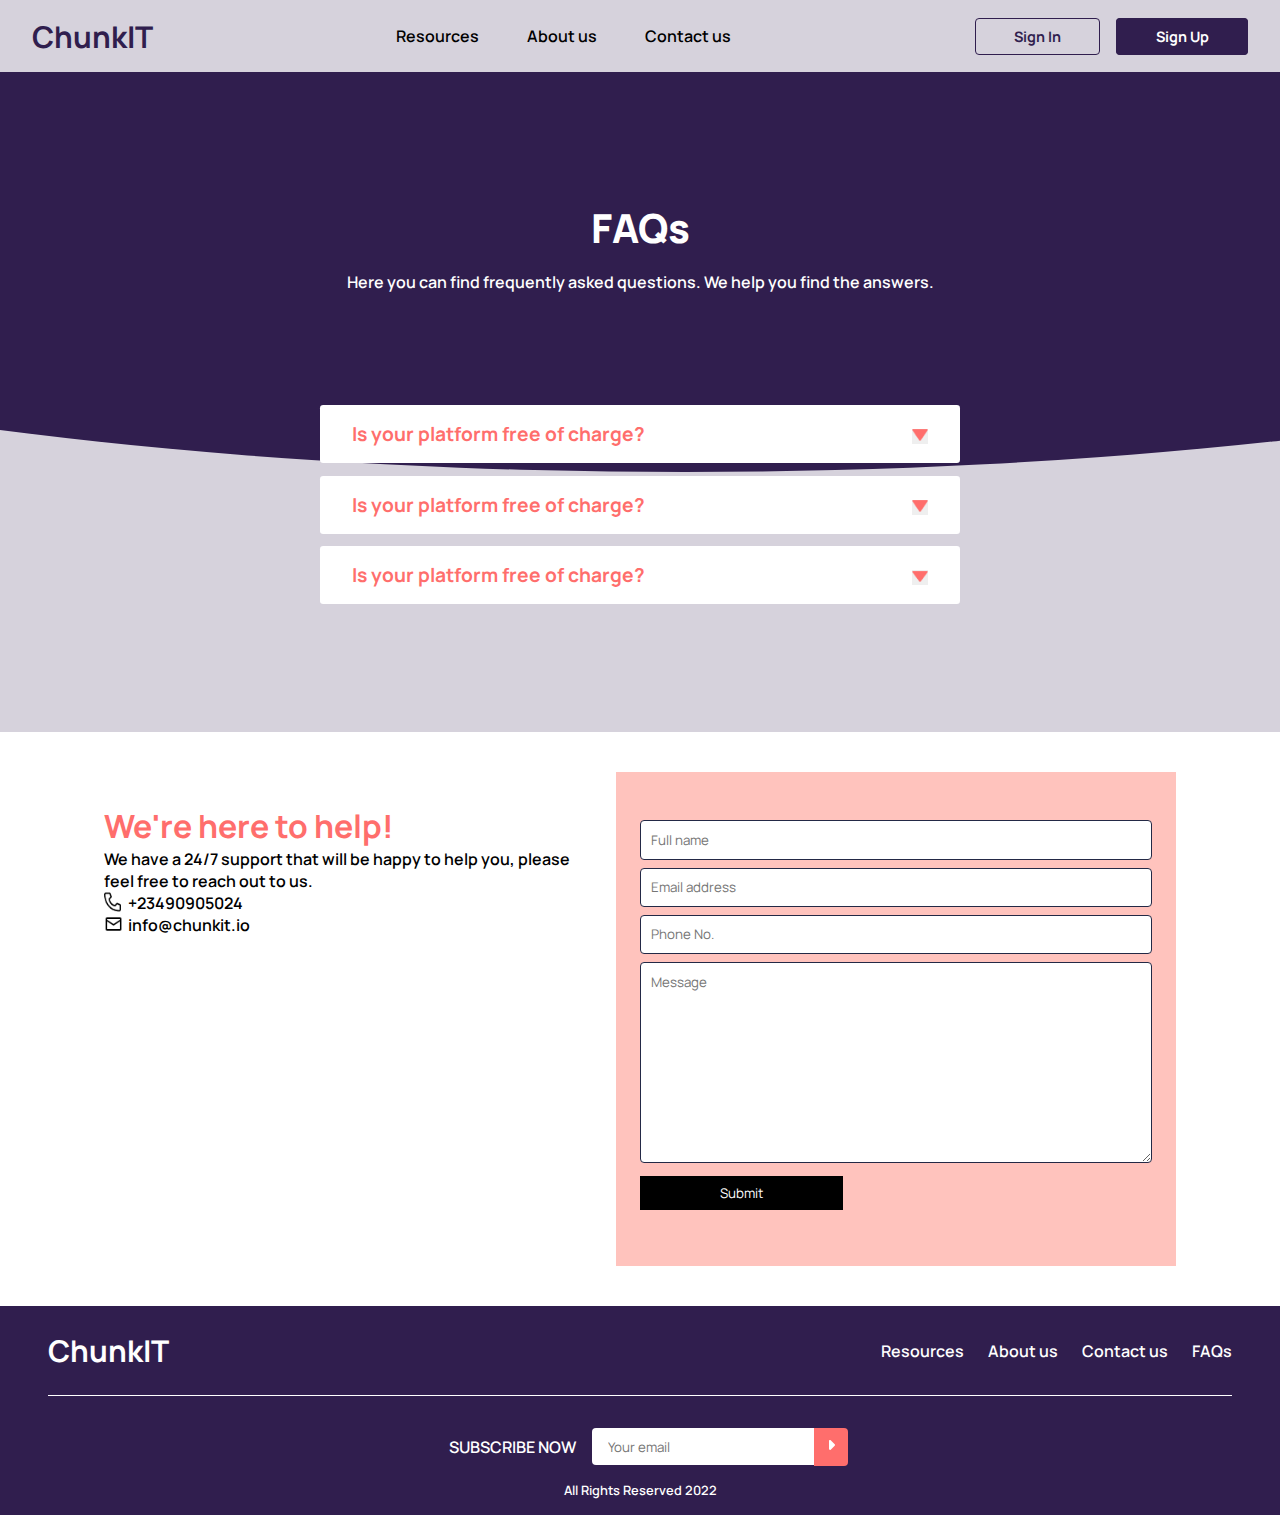
<file: faq.html>
<!DOCTYPE html>
<html lang="en">
  <head>
    <meta charset="UTF-8" />
    <meta http-equiv="X-UA-Compatible" content="IE=edge" />
    <meta name="viewport" content="width=device-width, initial-scale=1.0" />
    <title>FAQ</title>
    <link rel="stylesheet" href="index.css" />
    <link rel="stylesheet" href="faq.css" />
  </head>
  <body>
    <header>
      <nav class="primary-navigation">
        <h4 class="logo big-heading">ChunkIT</h4>
        <div class="navigation">
          <ul class="nav-link">
            <li><a>Resources</a></li>
            <li><a>About us</a></li>
            <li><a href="faq.html">Contact us</a></li>
          </ul>
        </div>
        <div class="header-action navigation">
          <a class="btn-link primary" href="#">Sign In</a>
          <a class="btn-link secondary" href="sign-up.html">Sign Up</a>
        </div>
        <div class="mobile-nav">
          <ul class="">
            <li><a href="#">Resources</a></li>
            <li><a href="#">About us</a></li>
            <li><a href="faq.html">Contact us</a></li>
          </ul>
          <a class="btn-link primary" href="#">Sign In</a>
          <a class="btn-link secondary" href="sign-up.html">Sign Up</a>
        </div>
        <button class="hamburger">
          <div class="bar"></div>
        </button>
      </nav>
    </header>
    <main>
      <section class="top-section">
        <h1>FAQs</h1>
        <p>
          Here you can find frequently asked questions. We help you find the
          answers.
        </p>
      </section>
      <section class="question-container">
        <div class="inner">
          <div class="question">
            <h3>Is your platform free of charge?</h3>
            <button class="btn-dropdown">
              <img src="assets/icons/drop-down.png" alt="" />
            </button>
          </div>
          <div class="answer">
            <p>
              Yes our platform is absolutely free, no monthly subscriptions, no
              hidden charges.
            </p>
          </div>
        </div>
        <div class="inner">
          <div class="question">
            <h3>Is your platform free of charge?</h3>
            <button class="btn-dropdown">
              <img src="assets/icons/drop-down.png" alt="" />
            </button>
          </div>
          <div class="answer">
            <p>
              Yes our platform is absolutely free, no monthly subscriptions, no
              hidden charges.
            </p>
          </div>
        </div>
        <div class="inner">
          <div class="question">
            <h3>Is your platform free of charge?</h3>
            <button class="btn-dropdown">
              <img src="assets/icons/drop-down.png" alt="" />
            </button>
          </div>
          <div class="answer">
            <p>
              Yes our platform is absolutely free, no monthly subscriptions, no
              hidden charges.
            </p>
          </div>
        </div>
      </section>
      <section class="contact-section">
        <div>
          <h2>We're here to help!</h2>
          <p>
            We have a 24/7 support that will be happy to help you, please feel
            free to reach out to us.
          </p>
          <div class="inline">
            <img src="assets/icons/icon-phone.png" alt="" />
            <p>+23490905024</p>
          </div>
          <div class="inline">
            <img src="assets/icons/icon-mail.png" alt="" />
            <p>info@chunkit.io</p>
          </div>
        </div>
        <div class="form-container">
          <form action="">
            <div>
              <input type="text" name="" id="name" placeholder="Full name" />
            </div>
            <div>
              <input
                type="email"
                name="email"
                id="email"
                placeholder="Email address"
              />
            </div>
            <div>
              <input
                type="tel"
                name="phone"
                id="phone"
                placeholder="Phone No."
              />
            </div>
            <div>
              <textarea
                name="message"
                id="message"
                cols="30"
                rows="10"
                placeholder="Message"
              ></textarea>
            </div>
            <div>
              <button type="submit">Submit</button>
            </div>
            <div class="social-icon"></div>
          </form>
        </div>
      </section>
    </main>
    <footer>
      <section class="footer-first">
        <div>
          <h4 class="logo">ChunkIT</h4>
        </div>
        <div>
          <ul class="nav-link">
            <li><a href="#">Resources</a></li>
            <li><a href="#">About us</a></li>
            <li><a href="faq.html">Contact us</a></li>
            <li><a href="#">FAQs</a></li>
          </ul>
        </div>
        <!-- <div class="social-icons"></div> -->
      </section>
      <section class="footer-second">
        <div>
          <p>SUBSCRIBE NOW</p>
          <div class="subscribe-field">
            <form action="">
              <input type="email" placeholder="Your email" />
              <button type="submit">
                <svg xmlns="http://www.w3.org/2000/svg" viewBox="0 0 256 512">
                  <path
                    d="M118.6 105.4l128 127.1C252.9 239.6 256 247.8 256 255.1s-3.125 16.38-9.375 22.63l-128 127.1c-9.156 9.156-22.91 11.9-34.88 6.943S64 396.9 64 383.1V128c0-12.94 7.781-24.62 19.75-29.58S109.5 96.23 118.6 105.4z"
                  />
                </svg>
              </button>
            </form>
          </div>
        </div>
        <p>All Rights Reserved 2022</p>
      </section>
    </footer>
    <script src="nav.js"></script>
    <script src="faq-dropdown.js"></script>
  </body>
</html>
</file>
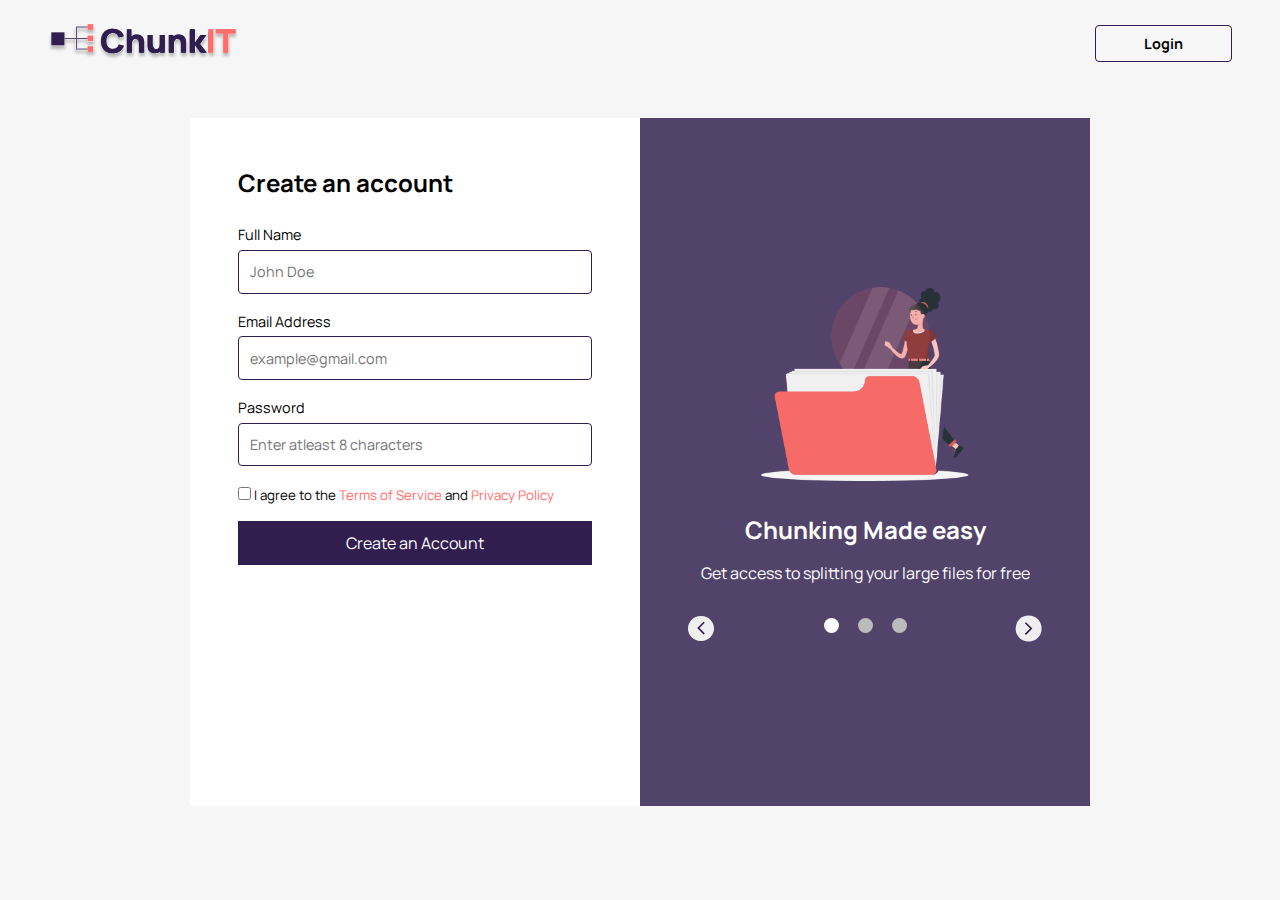
<file: sign-up.html>
<!DOCTYPE html>
<html lang="en">
  <head>
    <meta charset="UTF-8" />
    <meta http-equiv="X-UA-Compatible" content="IE=edge" />
    <meta name="viewport" content="width=device-width, initial-scale=1.0" />
    <title>Document</title>
    <link rel="stylesheet" href="sign-up.css" />
    <link
      href="https://fonts.googleapis.com/css2?family=Manrope:wght@400;600;700&display=swap"
      rel="stylesheet"
    />
  </head>
  <body>
    <header>
      <div><img class="logo" src="assets/icons/logo.svg" alt="" /></div>
      <div class="header-action">
        <a class="btn-login" href="#">Login</a>
      </div>
    </header>
    <main>
      <section class="main-container">
        <div class="form-container">
          <h2>Create an account</h2>
          <form action="">
            <div class="form-control">
              <label for="">Full Name</label>
              <input type="text" required placeholder="John Doe" />
            </div>
            <div class="form-control">
              <label for="">Email Address</label>
              <input type="email" required placeholder="example@gmail.com" />
            </div>
            <div class="form-control">
              <label for="">Password</label>
              <input
                type="password"
                required
                placeholder="Enter atleast 8 characters"
              />
            </div>
            <div class="form-control">
              <input type="checkbox" name="agree" id="agree" />
              <small
                >I agree to the <a>Terms of Service</a> and
                <a>Privacy Policy</a></small
              >
            </div>
            <button>Create an Account</button>
          </form>
        </div>
        <div class="illustration-container">
          <img src="assets/images/file-girl.png" alt="" />
          <h2>Chunking Made easy</h2>
          <p>Get access to splitting your large files for free</p>
          <div class="slide-nav">
            <button class="sliders-btn-left">
              <img
                class="arrow"
                src="assets/icons/arrow_forward_ios.svg"
                alt=""
              />
            </button>
            <div class="dots">
              <span class="dot active"></span>
              <span class="dot"></span>
              <span class="dot"></span>
            </div>
            <button class="sliders-btn-right">
              <img
                class="arrow"
                src="assets/icons/arrow_forward_ios.svg"
                alt=""
              />
            </button>
          </div>
        </div>
      </section>
    </main>
  </body>
</html>
</file>
<file: index.css>
@import url("https://fonts.googleapis.com/css2?family=Manrope:wght@300;400;500;600;700;800&display=swap");

:root {
  --color-bg: #d6d2dc;
  --color-main: #301e4e;
  --color-btn: #ff6e6c;
  --fz-heading: 40px;
}

* {
  padding: 0;
  margin: 0;
  box-sizing: border-box;
}

body {
  min-height: 100vh;
  font-family: "Manrope", sans-serif;
}

header {
  width: 100%;
  background-color: var(--color-bg);
  padding-inline: 2rem;
  position: relative;
}

.big-heading {
  font-size: clamp(25px, 5vw, 40px);
}

.logo {
  font-weight: 700;
  color: var(--color-main);
  z-index: 2;
}

.primary-navigation {
  min-height: 4.5rem;

  display: flex;
  align-items: center;
  justify-content: space-between;
}

.primary-navigation div {
  text-align: center;
}

ul {
  list-style: none;
  font-weight: 600;
}

.primary-navigation ul {
  display: flex;
  /* gap: clamp(1rem, 1vw, 3rem); */
  gap: clamp(1rem, 4vw, 3rem);
  /* gap: 3rem; */
}

.primary-navigation a {
  text-decoration: none;
  color: inherit;
}

.header-action .btn-link {
  padding: 0.5rem 3rem;
  padding-inline: clamp(0.5rem, 3vw, 3rem);
  border-radius: 0.25rem;
  font-size: 0.9rem;
  font-weight: 700;
  border: 1px solid var(--color-main);
}

.header-action .primary {
  color: var(--color-main);
  margin-inline-end: clamp(0.5rem, 1vw, 1.5rem);
}

.header-action .secondary {
  color: #fff;
  background-color: var(--color-main);
}

@media (max-width: 740px) {
  .primary-navigation {
    min-height: 3rem;
  }

  .primary-navigation .navigation {
    display: none;
  }
}

@media (min-width: 740px) {
  .primary-navigation .mobile-nav,
  .primary-navigation .hamburger {
    display: none;
  }
}

.hamburger {
  position: relative;
  display: block;
  width: 25px;
  cursor: pointer;
  z-index: 9999;

  appearance: none;
  background: none;
  outline: none;
  border: none;
}

.hamburger .bar,
.hamburger::after,
.hamburger::before {
  content: "";
  display: block;
  width: 100%;
  height: 3px;
  border-radius: 2px;
  background-color: #fff;
  margin: 4px 0;
  transition: 0.4s;
}

.hamburger.is-active::before {
  transform: rotate(-45deg) translate(-3px, 6px);
}

.hamburger.is-active::after {
  transform: rotate(45deg) translate(-4px, -7px);
}

.hamburger.is-active .bar {
  opacity: 0;
}

.mobile-nav {
  display: block;
  position: fixed;
  top: 0;
  left: 100%;
  width: 100%;
  height: 100vh;
  background-color: var(--color-main);
  padding-top: 120px;
  transition: 0.4s;
  z-index: 1000;
}

.mobile-nav.is-active {
  left: 0%;
}

.mobile-nav ul {
  display: block;
}

.mobile-nav a {
  display: block;
  width: 100%;
  max-width: 12rem;
  margin: 0 auto 16px;
  /* margin-left: 6rem; */
  /* margin-bottom: 1.5rem; */
  text-align: center;
  background-color: #6a5c81;
  padding: 1rem 2.5rem;
  color: #fff;
  text-decoration: none;
}

.mobile-nav a:hover {
  background-color: #b7aec7;
}

footer {
  background-color: var(--color-main);
  color: #fff;
  min-height: 10rem;
  padding-inline: 3rem;
  padding-bottom: 1rem;
}

footer .logo {
  color: #fff;
}

footer a {
  text-decoration: none;
  color: inherit;
}

.footer-first {
  display: flex;
  justify-content: space-between;
  align-items: center;
  padding: 1.5rem 0;
  border-bottom: 1px solid #fff;
}

footer ul {
  display: flex;
  align-items: center;
  gap: 1.5rem;
}
.footer-second {
  margin-top: 1rem;
  text-align: center;
}

.footer-second > div {
  display: flex;
  /* gap: 2rem; */
  justify-content: center;
  align-items: center;
  flex-wrap: wrap;
}

.footer-second > p {
  /* margin-block: 1rem; */
  font-size: 0.8rem;
}

.subscribe-field {
  position: relative;
  margin-block: 1rem;
  margin-left: 1rem;
}

.subscribe-field input {
  padding: 0.6rem 1rem;
  outline: none;
  font-family: inherit;
  border-radius: 4px;
  border: none;
  width: 15rem;
}

.subscribe-field button {
  padding: 0.6rem 0.8rem;
  border-width: 0;
  border-radius: 0 4px 4px 0;
  background-color: var(--pink);
  position: absolute;
  right: -1rem;
  top: -0.5px;
}

.subscribe-field svg {
  height: 1rem;
  fill: #fff;
}

@media (max-width: 768px) {
  .contact-section {
    flex-direction: column;
    align-items: center;
    padding: 1rem;
  }
}

@media (max-width: 500px) {
  .footer-first {
    flex-direction: column;
    gap: 1rem;
  }
  .footer-first .nav-link {
    flex-direction: column;
    gap: 1rem;
    font-size: clamp(0.8rem, 3vw, 1rem);
  }
}
</file>
<file: faq.css>
:root {
  --color-bg: #d6d2dc;
  --color-main: #301e4e;
  --pink: #ff6e6c;
  --fz-heading: 40px;
}

body {
  background-color: var(--color-bg);
  font-weight: 600;
}

.logo {
  font-size: clamp(20px, 5vw, 30px);
}

.top-section {
  position: relative;
  display: flex;
  flex-direction: column;
  align-items: center;
  min-height: 25rem;
  background-color: var(--color-main);
  padding-inline: 2rem;
  color: #fff;
  clip-path: ellipse(120% 100% at 53.5% 0%);
}

/* .big-heading {
  font-size: clamp(16px, 4vw, 40px);
} */

.top-section h1 {
  margin-block: 8rem 1rem;
  font-weight: 800;
  font-size: clamp(32px, 6vw, var(--fz-heading));
}

.top-section p {
  text-align: center;
}

.question-container {
  margin-top: -5rem;
  position: relative;
  margin-bottom: 8rem;
}

.question-container h3 {
  font-size: clamp(1rem, 2vw, 1.2rem);
  /* font-size: 1rem; */
}

p {
  font-size: clamp(0.75rem, 2vw, 1rem);
}

.inner {
  width: 90%;
  max-width: 40rem;
  background-color: #fff;
  padding: 1rem;
  margin: 0.8rem auto;
  border-radius: 0.2rem;
}

.inner div {
  padding-inline: 1rem;
}

.question {
  color: var(--pink);
  position: relative;
}

.slide .question {
  padding-bottom: 0.5rem;
  border-bottom: 1px solid #737373;
}

.answer {
  clear: both;
  width: 100%;
  height: 0px;
  overflow: hidden;
}

.slide .answer {
  margin-top: 1rem;
  height: fit-content;
}

.question button {
  border: none;
  width: 1rem;
  position: absolute;
  top: 0.5rem;
  right: 1rem;
  fill: var(--pink);
}

button img {
  width: 100%;
  src: url("assets/icons/drop-down.png");
}

.slide button img {
  /* src: url(); */
  transform: rotate(180deg);
}

.contact-section {
  display: flex;
  justify-content: center;
  padding: 2rem;
  gap: 2rem;
  background-color: #fff;
}

.contact-section h2 {
  font-size: clamp(1.5rem, 3vw, 2rem);
  /* font-size: 2rem; */
}

.contact-section > div:first-of-type {
  padding-top: 2rem;
  width: 100%;
  max-width: 30rem;
  margin-block: 0.5rem;
}

.form-container {
  background-color: #ffc3bd;
  padding: 3rem 1.5rem;
  width: 100%;
  max-width: 35rem;
  margin-block: 0.5rem;
}

.form-container div {
  margin-bottom: 0.5rem;
}

.contact-section h2 {
  font-size: clamp(16px, 4vw, --fz-heading);
  color: var(--pink);
}

.form-container input,
textarea {
  width: 100%;
  padding: 0.6rem;
  font-family: inherit;
  color: #232946;
  border: 1px solid #232946;
  border-radius: 4px;
  outline: none;
  overflow: hidden;
}

.form-container input:focus,
textarea:focus {
  border: 2px solid var(--color-main);
}

.form-container button {
  background-color: #000;
  border: none;
  color: #fff;
  padding: 0.5rem 5rem;
  font-family: inherit;
}

.contact-section img {
  height: 1.2rem;
  position: absolute;
}

.inline p {
  margin-left: 1.5rem;
}
</file>
<file: sign-up.css>
* {
  margin: 0;
  padding: 0;
  box-sizing: border-box;
}

:root {
  --color-bg: #d6d2dc;
  --color-main: #301e4e;
  --color-btn: #ff6e6c;
  --primary003: #52436b;
  --fz-heading: 40px;
}

body {
  /* padding-inline: 2rem; */
  font-family: "Manrope", sans-serif;
  background-color: #f6f6f6;
}

main {
  padding-inline: 3rem;
}

header {
  display: flex;
  align-items: center;
  justify-content: space-between;
  padding: 1rem 3rem;
}

header .logo {
  width: clamp(8rem, 20vw, 12rem);
  /* width: 12rem; */
}

header a {
  text-decoration: none;
  color: inherit;
}

.header-action .btn-login {
  padding: 0.5rem clamp(1rem, 4vw, 3rem);
  border-radius: 0.25rem;
  font-size: 0.9rem;
  font-weight: 700;
  border: 1px solid var(--color-main);
  transition: 0.1s ease-out;
}

.header-action .btn-login:hover {
  color: #fff;
  background-color: var(--color-main);
}

.main-container {
  /* display: flex; */
  width: 100%;
  max-width: 900px;
  min-height: 80vh;
  padding-top: 2rem;
  /* display: flex; */
  display: grid;
  grid-template-columns: 1fr 1fr;
  margin: auto;
  /* max-width: 80rem; */
}

.main-container .form-container {
  background-color: #fff;
  /* width: 50%; */
  padding: clamp(1rem, 4vw, 3rem);
}

.form-container h2 {
  margin-bottom: 1.5rem;
}

.form-container .form-control {
  margin-block: 1rem;
}

.form-control label {
  font-size: 0.9rem;
  /* margin-bottom: 2rem; */
}

.form-control input {
  padding: 0.7rem;
  width: 100%;
  outline: none;
  margin-top: 0.3rem;
  border: 1px solid var(--color-main);
  border-radius: 4px;
  font: inherit;
  font-size: 0.9rem;
  overflow: hidden;
  /* font-size: 1rem; */
}

.form-control [type="checkbox"] {
  width: fit-content;
}

.form-control small a {
  color: var(--color-btn);
}

.form-container button {
  background-color: var(--color-main);
  font: inherit;
  color: #fff;
  padding: 0.7rem;
  border: none;
  width: 100%;
  cursor: pointer;
}

.main-container .illustration-container {
  height: 100%;
  background-color: var(--primary003);
  color: #fff;
  padding: 3rem;
  display: flex;
  flex-direction: column;
  align-items: center;
  justify-content: center;
  text-align: center;
}

.illustration-container > img {
  width: 13rem;
}

.illustration-container h2 {
  margin-block: 2rem 1rem;
}

.illustration-container p {
  margin-bottom: 1rem;
}

.illustration-container .dots {
  display: inline-block;
}

.slide-nav {
  position: relative;
  width: 100%;
  margin-top: 1rem;
}

.slide-nav .sliders-btn-left {
  position: absolute;
  left: 0;
  display: grid;
  place-content: center;
  padding: 0.3rem;
  border: none;
  border-radius: 50%;
  aspect-ratio: 1;
  cursor: pointer;
}

.slide-nav .sliders-btn-right {
  position: absolute;
  padding: 0.3rem;
  display: grid;
  place-content: center;
  right: 0;
  top: 0;
  border: none;
  transform: rotate(180deg);
  aspect-ratio: 1;
  border-radius: 50%;
  cursor: pointer;
}

.slide-nav .arrow {
  width: 1rem;
  height: 1rem;
}

.slide-nav .dot {
  cursor: pointer;
  height: 15px;
  width: 15px;
  margin: 0 0.5rem;
  background-color: #bbb;
  border-radius: 50%;
  display: inline-block;
  transition: background-color 0.6s ease;
}

.slide-nav .dot.active {
  background-color: #fff;
}

@media (max-width: 820px) {
  .main-container {
    display: flex;
    flex-direction: column-reverse;
    max-width: 30rem;
  }
  main {
    padding-inline: 1rem;
  }
}

@media (max-width: 470px) {
  header {
    padding-inline: 1rem;
  }
}
</file>
